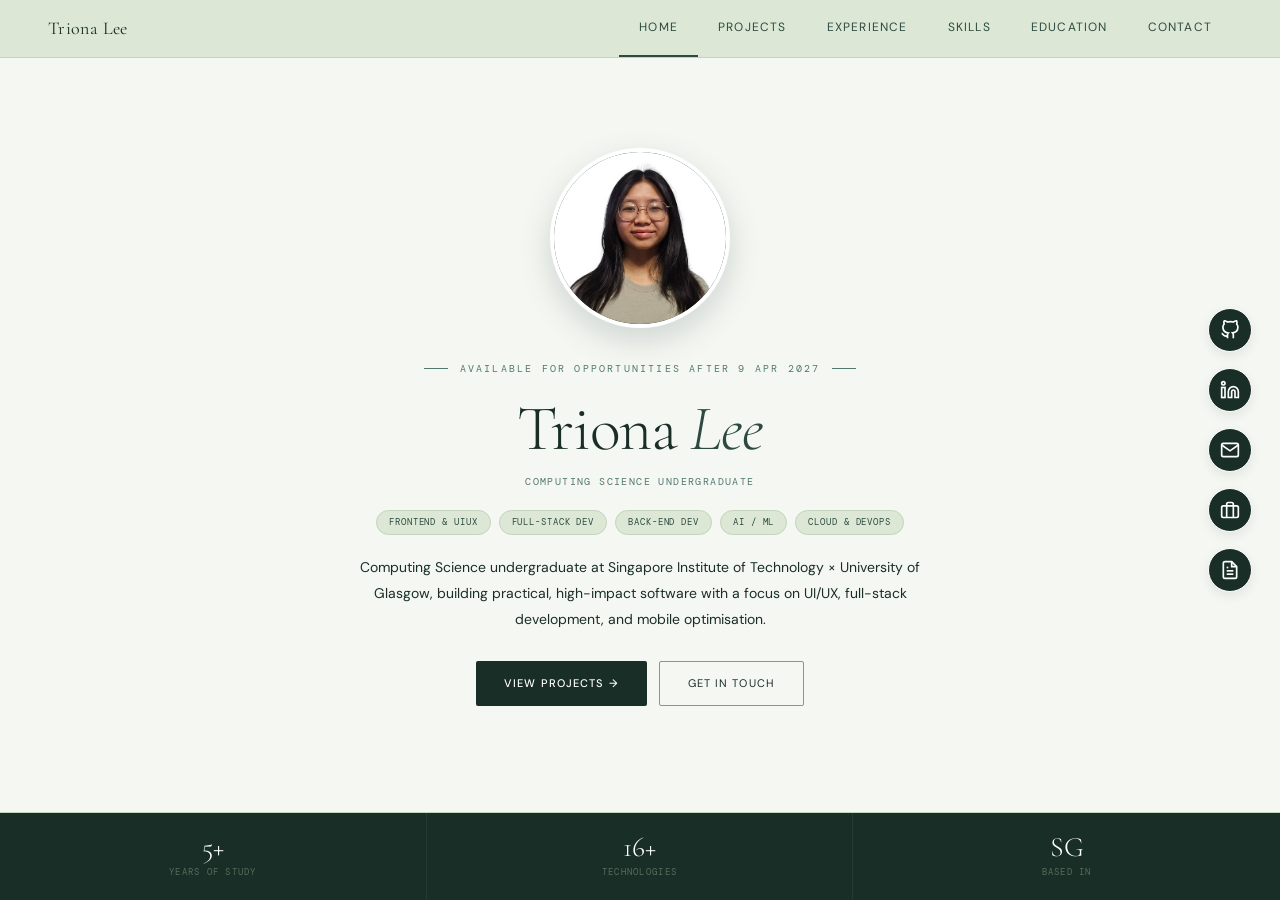
<file: index.html>
<!DOCTYPE html>
<html lang="en">
<head>
<meta charset="UTF-8">
<meta name="viewport" content="width=device-width, initial-scale=1.0">
<title>Triona Lee</title>
<meta name="description" content="Triona Lee — Computing Science undergraduate at SIT × UofG. Projects in full-stack, AI/ML, cloud, and mobile development. Based in Singapore.">
<meta property="og:title" content="Triona Lee — Computing Science Portfolio">
<meta property="og:description" content="Computing Science undergraduate at SIT × UofG. Projects in full-stack, AI/ML, cloud, and mobile development.">
<meta property="og:image" content="assets/images/profile.jpg">
<meta property="og:type" content="website">
<link rel="preconnect" href="https://fonts.googleapis.com">
<link rel="icon" type="image/png" href="assets/images/favicon.png">
<link href="https://fonts.googleapis.com/css2?family=Cormorant+Garamond:ital,wght@0,300;0,400;0,600;1,300;1,400&family=DM+Sans:wght@300;400;500&family=DM+Mono:wght@400&display=swap" rel="stylesheet">
<link rel="stylesheet" href="assets/css/base.css">
<link rel="stylesheet" href="assets/css/home3.css">
</head>
<body>
<nav id="main-nav"></nav>

<main class="page page-standalone" id="page-home">

  <!-- Centered Hero -->
  <div class="hero-container">
    <div class="hero-photo-wrapper">
      <div class="hero-photo">
        <img src="assets/images/profile.jpg" alt="" id="hero-photo-img">
      </div>
    </div>
    
    <div class="hero-content">
      <div class="hero-eyebrow"></div>
      <h1 class="hero-name"></h1>
      <p class="hero-title"></p>
      <div class="hero-role-pills" id="hero-role-pills"></div>
      <p class="hero-bio"></p>
      
      <div class="hero-cta">
        <a class="btn-primary" href="projects.html">View Projects &rarr;</a>
        <a class="btn-outline" href="contact.html">Get in Touch</a>
      </div>
    </div>
  </div>

  <!-- Floating Action Links -->
  <div class="floating-links" id="floating-links"></div>

  <!-- Stats Bar -->
  <div class="hero-stats-bar" id="hero-stats-bar"></div>

</main>

<noscript><p style="font-family:sans-serif;text-align:center;padding:40px">Please enable JavaScript to view this portfolio.</p></noscript>
<script src="assets/js/data.js"></script>
<script src="assets/js/data-projects.js"></script>
<script src="assets/js/render-home.js"></script>
<script src="assets/js/nav-bar.js"></script>
</body>
</html>
</file>
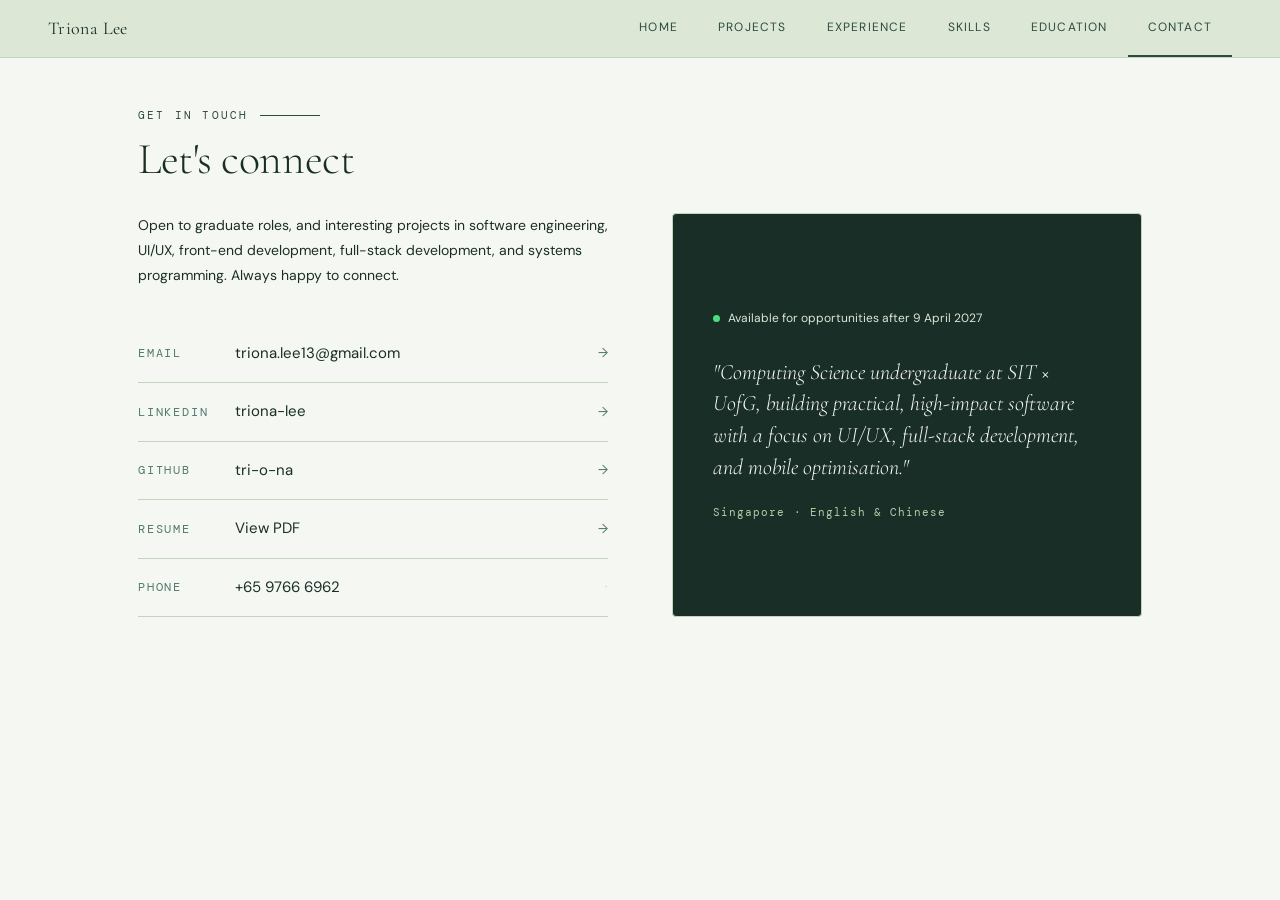
<file: contact.html>
<!DOCTYPE html>
<html lang="en">
<head>
<meta charset="UTF-8">
<meta name="viewport" content="width=device-width, initial-scale=1.0">
<title>Contact | Triona Lee</title>
<meta name="description" content="Get in touch with Triona Lee — open to graduate roles, and software engineering projects. Based in Singapore.">
<meta property="og:title" content="Contact — Triona Lee">
<meta property="og:description" content="Get in touch with Triona Lee — open to graduate roles, and software engineering projects. Based in Singapore.">
<meta property="og:image" content="assets/images/profile.jpg">
<meta property="og:type" content="website">
<link rel="preconnect" href="https://fonts.googleapis.com">
<link rel="icon" type="image/png" href="assets/images/favicon.png">
<link href="https://fonts.googleapis.com/css2?family=Cormorant+Garamond:ital,wght@0,300;0,400;0,600;1,300;1,400&family=DM+Sans:wght@300;400;500&family=DM+Mono:wght@400&display=swap" rel="stylesheet">
<link rel="stylesheet" href="assets/css/base.css">
<link rel="stylesheet" href="assets/css/contact.css">
</head>
<body>
<nav id="main-nav"></nav>

<main class="page page-standalone" id="page-contact">
  <div class="inner-page">
    <div class="section-label">Get in Touch</div>
    <h1 class="section-title">Let's connect</h1>
    <div class="contact-grid">
      <div>
        <p class="contact-intro">Open to graduate roles, and interesting projects in software engineering, UI/UX, front-end development, full-stack development, and systems programming. Always happy to connect.</p>
        <div class="contact-items"></div>
      </div>
      <div class="contact-right">
        <div class="contact-availability">
          <span class="availability-dot"></span>
          Available for opportunities after 9 April 2027
        </div>
        <div class="contact-quote"></div>
        <div class="contact-location"></div>
      </div>
    </div>
  </div>
</main>

<noscript><p style="font-family:sans-serif;text-align:center;padding:40px">Please enable JavaScript to view this portfolio.</p></noscript>
<script src="assets/js/data.js"></script>
<script src="assets/js/render-contact.js"></script>
<script src="assets/js/nav-bar.js"></script>
</body>
</html>
</file>
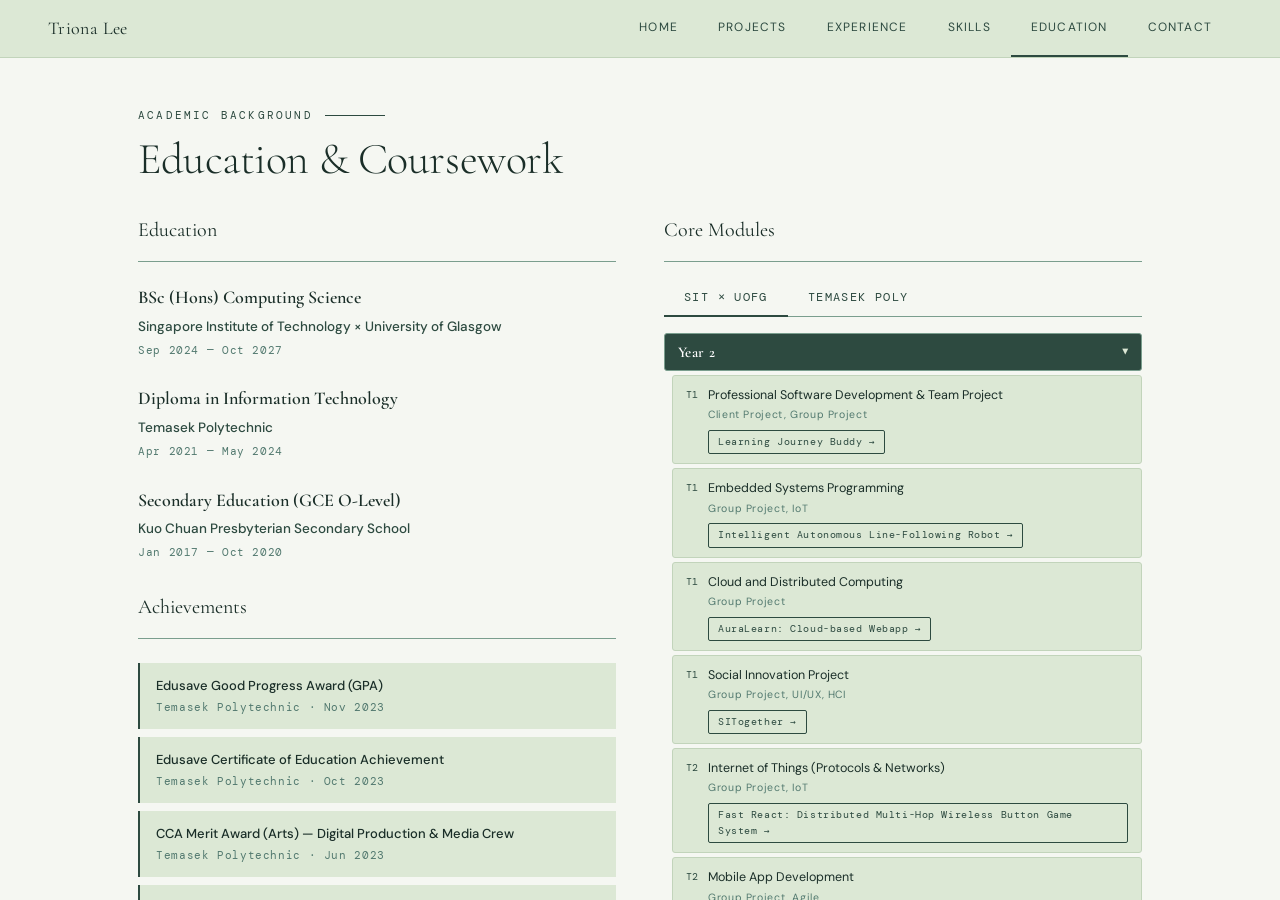
<file: education.html>
<!DOCTYPE html>
<html lang="en">
<head>
<meta charset="UTF-8">
<meta name="viewport" content="width=device-width, initial-scale=1.0">
<title>Education | Triona Lee</title>
<meta name="description" content="Triona Lee's education — BSc Computing Science at SIT × UofG, Diploma in IT from Temasek Polytechnic, achievements, certifications, and coursework.">
<meta property="og:title" content="Education — Triona Lee">
<meta property="og:description" content="Triona Lee's education — BSc Computing Science at SIT × UofG, Diploma in IT from Temasek Polytechnic, and more.">
<meta property="og:image" content="assets/images/profile.jpg">
<meta property="og:type" content="website">
<link rel="preconnect" href="https://fonts.googleapis.com">
<link rel="icon" type="image/png" href="assets/images/favicon.png">
<link href="https://fonts.googleapis.com/css2?family=Cormorant+Garamond:ital,wght@0,300;0,400;0,600;1,300;1,400&family=DM+Sans:wght@300;400;500&family=DM+Mono:wght@400&display=swap" rel="stylesheet">
<link rel="stylesheet" href="assets/css/base.css">
<link rel="stylesheet" href="assets/css/education.css">
</head>
<body>
<nav id="main-nav"></nav>

<main class="page page-standalone" id="page-education">
  <div class="inner-page">
    <div class="section-label">Academic Background</div>
    <h1 class="section-title">Education &amp; Coursework</h1>
    <div class="edu-grid">

      <!-- LEFT: degrees, achievements, certs (filled by render-education.js) -->
      <div>
        <div class="edu-section-title">Education</div>
        <div class="edu-entries"></div>

        <div class="edu-section-title edu-section-title--spaced">Achievements</div>
        <div class="cert-list achievements-list"></div>

        <div class="edu-section-title edu-section-title--spaced">Certifications</div>
        <div class="cert-list certifications-list"></div>
      </div>

      <!-- RIGHT: module tabs + accordions (structure fixed, content filled by render-education.js) -->
      <div>
        <div class="edu-section-title">Core Modules</div>

        <div class="module-tabs">
          <button class="module-tab-btn active" data-tab="sit">SIT × UofG</button>
          <button class="module-tab-btn" data-tab="tp">Temasek Poly</button>
        </div>

        <div class="module-panel active" id="panel-sit">
          <div class="year-group">
            <button class="year-toggle open">Year 2 <span class="chevron">▲</span></button>
            <div class="year-courses open" id="sit-y2-courses"></div>
          </div>
          <div class="year-group">
            <button class="year-toggle">Year 1 <span class="chevron">▲</span></button>
            <div class="year-courses" id="sit-y1-courses"></div>
          </div>
        </div>

        <div class="module-panel" id="panel-tp">
          <div class="year-group">
            <button class="year-toggle open">Internship — DBS Bank <span class="chevron">▲</span></button>
            <div class="year-courses open" id="tp-intern-courses"></div>
          </div>
          <div class="year-group">
            <button class="year-toggle">Year 2 <span class="chevron">▲</span></button>
            <div class="year-courses" id="tp-y2-courses"></div>
          </div>
          <div class="year-group">
            <button class="year-toggle">Year 1 <span class="chevron">▲</span></button>
            <div class="year-courses" id="tp-y1-courses"></div>
          </div>
        </div>
      </div>

    </div>
  </div>
</main>

<noscript><p style="font-family:sans-serif;text-align:center;padding:40px">Please enable JavaScript to view this portfolio.</p></noscript>
<script>
  document.querySelectorAll('.module-tab-btn').forEach(btn => {
    btn.addEventListener('click', () => {
      document.querySelectorAll('.module-tab-btn').forEach(b => b.classList.remove('active'));
      document.querySelectorAll('.module-panel').forEach(p => p.classList.remove('active'));
      btn.classList.add('active');
      document.getElementById('panel-' + btn.dataset.tab).classList.add('active');
    });
  });
  document.querySelectorAll('.year-toggle').forEach(btn => {
    btn.addEventListener('click', () => {
      const courses = btn.nextElementSibling;
      const isOpen = courses.classList.contains('open');
      btn.classList.toggle('open', !isOpen);
      courses.classList.toggle('open', !isOpen);
    });
  });
</script>
<script src="assets/js/data.js"></script>
<script src="assets/js/data-projects.js"></script>
<script src="assets/js/render-education.js"></script>
<script src="assets/js/nav-bar.js"></script>
</body>
</html>
</file>
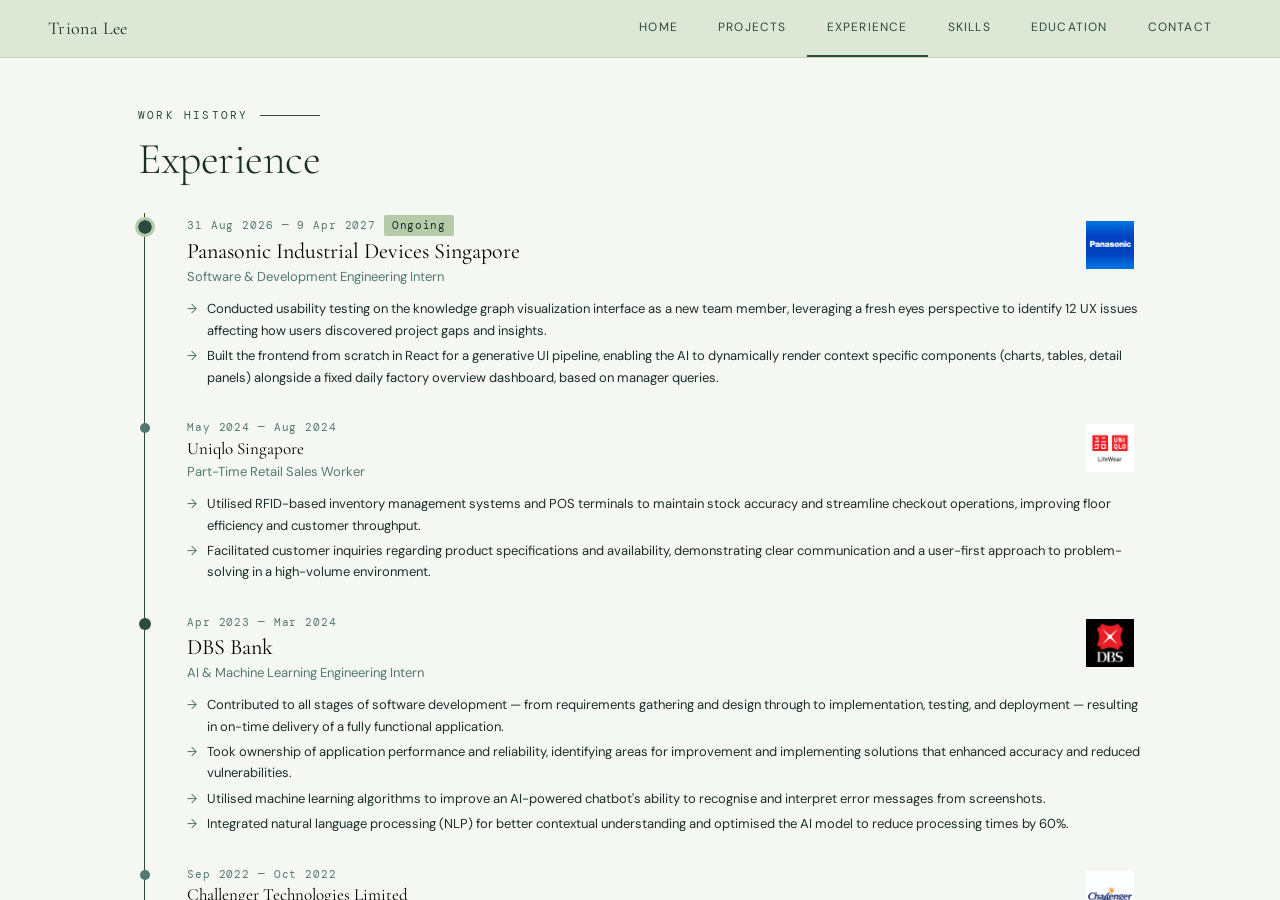
<file: experience.html>
<!DOCTYPE html>
<html lang="en">
<head>
<meta charset="UTF-8">
<meta name="viewport" content="width=device-width, initial-scale=1.0">
<title>Experience | Triona Lee</title>
<meta name="description" content="Triona Lee's work experience — AI & Machine Learning Engineering Intern at DBS Bank, and retail roles at Uniqlo, Challenger Technologies, and Bata.">
<meta property="og:title" content="Experience — Triona Lee">
<meta property="og:description" content="Triona Lee's work experience — AI & Machine Learning Engineering Intern at DBS Bank and more.">
<meta property="og:image" content="assets/images/profile.jpg">
<meta property="og:type" content="website">
<link rel="preconnect" href="https://fonts.googleapis.com">
<link rel="icon" type="image/png" href="assets/images/favicon.png">
<link href="https://fonts.googleapis.com/css2?family=Cormorant+Garamond:ital,wght@0,300;0,400;0,600;1,300;1,400&family=DM+Sans:wght@300;400;500&family=DM+Mono:wght@400&display=swap" rel="stylesheet">
<link rel="stylesheet" href="assets/css/base.css">
<link rel="stylesheet" href="assets/css/experience.css">
</head>
<body>
<nav id="main-nav"></nav>

<main class="page page-standalone" id="page-experience">
  <div class="inner-page">
    <div class="section-label">Work History</div>
    <h1 class="section-title">Experience</h1>
    <!-- Timeline injected here -->
    <ol class="timeline" id="exp-timeline"></ol>
  </div>
</main>

<noscript><p style="font-family:sans-serif;text-align:center;padding:40px">Please enable JavaScript to view this portfolio.</p></noscript>
<script src="assets/js/data.js"></script>
<script src="assets/js/render-experience.js"></script>
<script src="assets/js/nav-bar.js"></script>
</body>
</html>
</file>
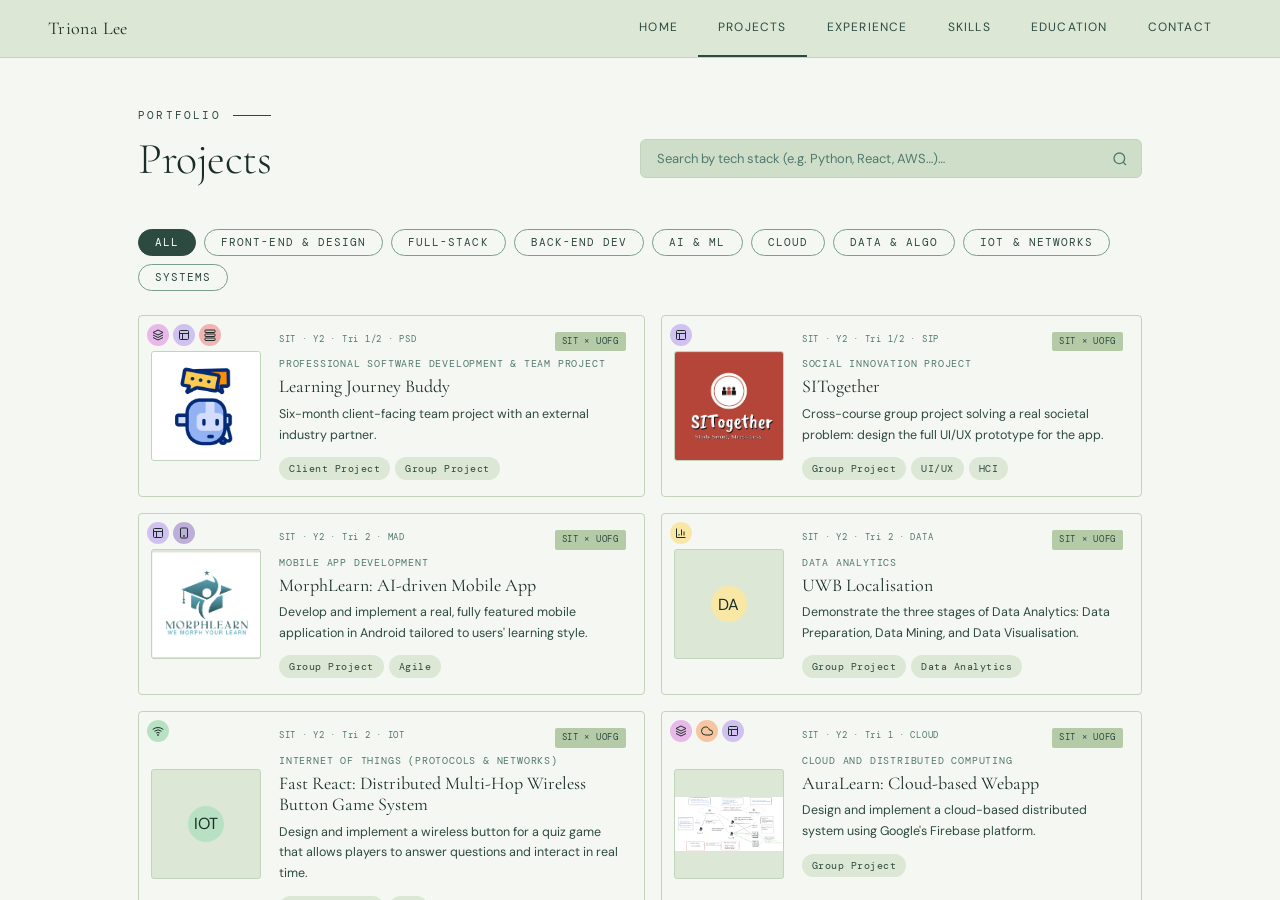
<file: projects.html>
<!DOCTYPE html>
<html lang="en">
<head>
<meta charset="UTF-8">
<meta name="viewport" content="width=device-width, initial-scale=1.0">
<title>Projects | Triona Lee</title>
<meta name="description" content="Triona Lee's projects — full-stack web apps, AI/ML systems, cloud infrastructure, mobile apps, IoT, and more.">
<meta property="og:title" content="Projects — Triona Lee">
<meta property="og:description" content="Triona Lee's projects — full-stack web apps, AI/ML systems, cloud infrastructure, mobile apps, IoT, and more.">
<meta property="og:image" content="assets/images/profile.jpg">
<meta property="og:type" content="website">
<link rel="preconnect" href="https://fonts.googleapis.com">
<link rel="icon" type="image/png" href="assets/images/favicon.png">
<link href="https://fonts.googleapis.com/css2?family=Cormorant+Garamond:ital,wght@0,300;0,400;0,600;1,300;1,400&family=DM+Sans:wght@300;400;500&family=DM+Mono:wght@400&display=swap" rel="stylesheet">
<link rel="stylesheet" href="assets/css/base.css">
<link rel="stylesheet" href="assets/css/projects.css">
</head>
<body>
<nav id="main-nav"></nav>

<main class="page page-standalone" id="page-projects">
  <div class="inner-page">
    <div class="projects-header-row">
      <div>
        <div class="section-label">Portfolio</div>
        <h1 class="section-title">Projects</h1>
      </div>
      <!-- Tech stack search -->
      <div class="proj-search-wrap">
        <input type="search" id="proj-tech-search" class="proj-tech-search"
          placeholder="Search by tech stack (e.g. Python, React, AWS…)…" autocomplete="off" spellcheck="false">
        <button class="search-icon-btn" id="proj-search-btn" type="button">
          <svg viewBox="0 0 24 24" fill="none" stroke="currentColor" stroke-width="2">
            <circle cx="11" cy="11" r="8"></circle>
            <line x1="21" y1="21" x2="16.65" y2="16.65"></line>
          </svg>
        </button>
      </div>
    </div>

    <!-- Mobile filter dropdown (custom) -->
    <div class="proj-filter-select-wrap" id="proj-filter-select-wrap">
      <button class="proj-custom-select" id="proj-custom-select" aria-haspopup="listbox" aria-expanded="false">
        <span class="pcs-dot pcs-dot-all"></span>
        <span class="pcs-label" id="pcs-label">All</span>
        <svg class="pcs-arrow" width="11" height="7" viewBox="0 0 11 7" fill="none"><path d="M1 1l4.5 4.5L10 1" stroke="currentColor" stroke-width="1.5" stroke-linecap="round"/></svg>
      </button>
      <ul class="pcs-dropdown" id="pcs-dropdown" role="listbox">
        <li class="pcs-option" data-filter="all"><span class="pcs-dot pcs-dot-all"></span>All</li>
        <li class="pcs-option" data-filter="design"><span class="pcs-dot pcs-dot-design"><svg viewBox="0 0 24 24" fill="none" stroke="currentColor" stroke-width="2"><rect x="3" y="3" width="18" height="18" rx="2"/><path d="M3 9h18"/><path d="M9 21V9"/></svg></span>Front-End &amp; Design</li>
        <li class="pcs-option" data-filter="fullstack"><span class="pcs-dot pcs-dot-fullstack"><svg viewBox="0 0 24 24" fill="none" stroke="currentColor" stroke-width="2"><path d="M12 2L2 7l10 5 10-5-10-5z"/><path d="M2 17l10 5 10-5"/><path d="M2 12l10 5 10-5"/></svg></span>Full-Stack</li>
        <li class="pcs-option" data-filter="backend"><span class="pcs-dot pcs-dot-backend"><svg viewBox="0 0 24 24" fill="none" stroke="currentColor" stroke-width="2"><rect x="2" y="2" width="20" height="5" rx="1"/><rect x="2" y="10" width="20" height="5" rx="1"/><rect x="2" y="18" width="20" height="5" rx="1"/><line x1="6" y1="4.5" x2="6.01" y2="4.5"/><line x1="6" y1="12.5" x2="6.01" y2="12.5"/><line x1="6" y1="20.5" x2="6.01" y2="20.5"/></svg></span>Back-End Dev</li>
        <li class="pcs-option" data-filter="ai"><span class="pcs-dot pcs-dot-ai"><img src="assets/icons/icons8-robot-100.png" alt="AI" style="width: 12px; height: 12px; object-fit: contain;"></span>AI &amp; ML</li>
        <li class="pcs-option" data-filter="cloud"><span class="pcs-dot pcs-dot-cloud"><svg viewBox="0 0 24 24" fill="none" stroke="currentColor" stroke-width="2"><path d="M18 10h-1.26A8 8 0 109 20h9a5 5 0 000-10z"/></svg></span>Cloud</li>
        <li class="pcs-option" data-filter="data"><span class="pcs-dot pcs-dot-data"><svg viewBox="0 0 24 24" fill="none" stroke="currentColor" stroke-width="2"><path d="M3 3v18h18"/><path d="M18 17V9"/><path d="M13 17V5"/><path d="M8 17v-3"/></svg></span>Data &amp; Algo</li>
        <li class="pcs-option" data-filter="iot"><span class="pcs-dot pcs-dot-iot"><svg viewBox="0 0 24 24" fill="none" stroke="currentColor" stroke-width="2"><path d="M5 12.55a11 11 0 0114.08 0"/><path d="M1.42 9a16 16 0 0121.16 0"/><path d="M8.53 16.11a6 6 0 016.95 0"/><circle cx="12" cy="20" r="1"/></svg></span>IoT &amp; Networks</li>
        <li class="pcs-option" data-filter="systems"><span class="pcs-dot pcs-dot-systems"><svg viewBox="0 0 24 24" fill="none" stroke="currentColor" stroke-width="2"><ellipse cx="12" cy="5" rx="9" ry="3"/><path d="M21 12c0 1.66-4 3-9 3s-9-1.34-9-3"/><path d="M3 5v14c0 1.66 4 3 9 3s9-1.34 9-3V5"/></svg></span>Systems</li>
      </ul>
    </div>

    <!-- Icon-type filter pills -->
    <div class="proj-filter-bar">
      <button class="proj-filter-btn active" data-filter="all">All</button>
      <button class="proj-filter-btn" data-filter="design">Front-End &amp; Design</button>
      <button class="proj-filter-btn" data-filter="fullstack">Full-Stack</button>
      <button class="proj-filter-btn" data-filter="backend">Back-End Dev</button>
      <button class="proj-filter-btn" data-filter="ai">AI &amp; ML</button>
      <button class="proj-filter-btn" data-filter="cloud">Cloud</button>
      <button class="proj-filter-btn" data-filter="data">Data &amp; Algo</button>
      <button class="proj-filter-btn" data-filter="iot">IoT &amp; Networks</button>
      <button class="proj-filter-btn" data-filter="systems">Systems</button>
    </div>

    <!-- Cards injected here by render-projects.js, grouped by icon -->
    <div id="projects-grid"></div>
  </div>
</main>

<noscript><p style="font-family:sans-serif;text-align:center;padding:40px">Please enable JavaScript to view this portfolio.</p></noscript>
<script src="assets/js/data-projects.js"></script>
<script src="assets/js/render-projects.js"></script>
<script src="assets/js/nav-bar.js"></script>
</body>
</html>
</file>
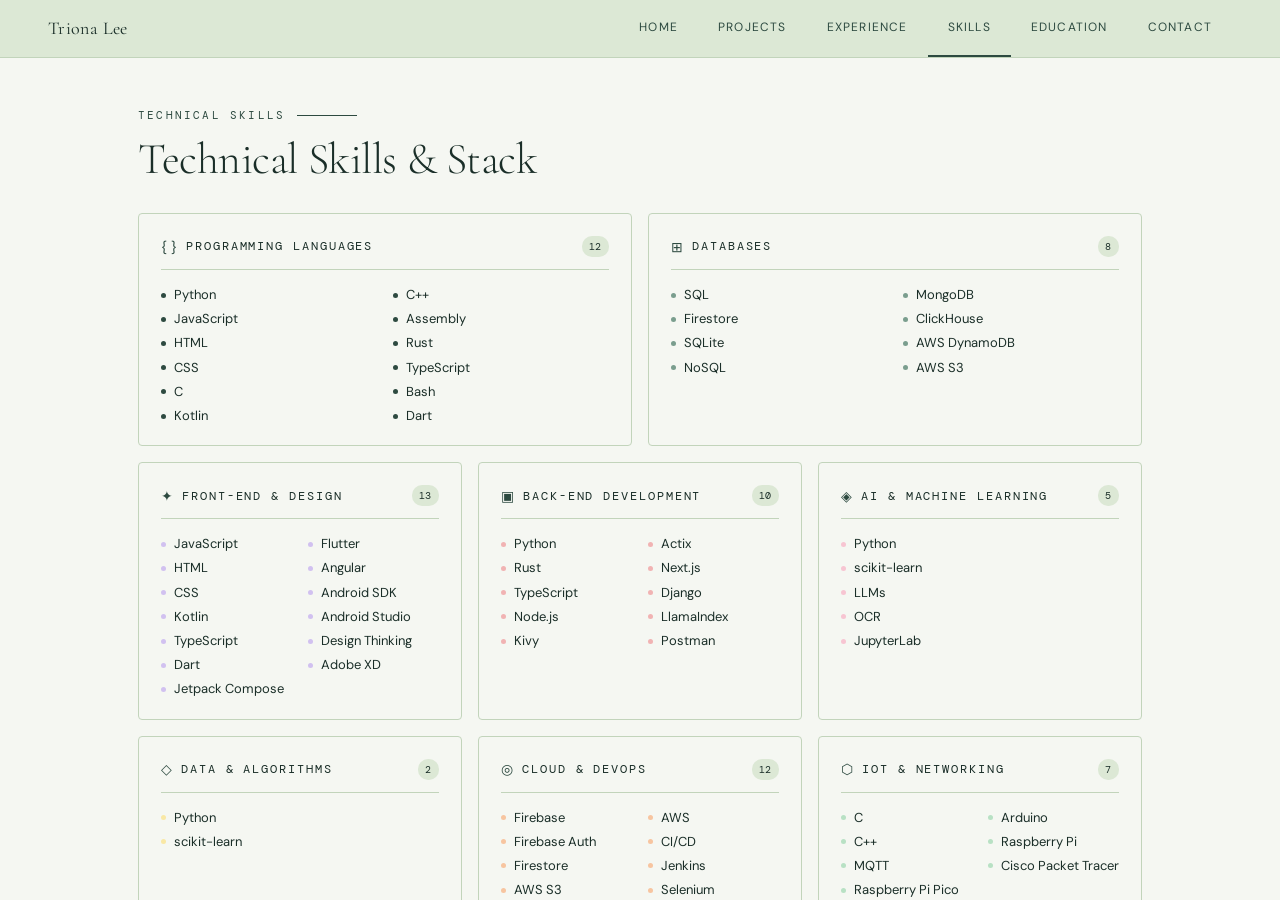
<file: skills.html>
<!DOCTYPE html>
<html lang="en">
<head>
<meta charset="UTF-8">
<meta name="viewport" content="width=device-width, initial-scale=1.0">
<title>Skills | Triona Lee</title>
<meta name="description" content="Triona Lee's technical skills — programming languages, frameworks, cloud tools, AI/ML, IoT, databases, and more.">
<meta property="og:title" content="Skills — Triona Lee">
<meta property="og:description" content="Triona Lee's technical skills — programming languages, frameworks, cloud tools, AI/ML, IoT, databases, and more.">
<meta property="og:image" content="assets/images/profile.jpg">
<meta property="og:type" content="website">
<link rel="preconnect" href="https://fonts.googleapis.com">
<link rel="icon" type="image/png" href="assets/images/favicon.png">
<link href="https://fonts.googleapis.com/css2?family=Cormorant+Garamond:ital,wght@0,300;0,400;0,600;1,300;1,400&family=DM+Sans:wght@300;400;500&family=DM+Mono:wght@400&display=swap" rel="stylesheet">
<link rel="stylesheet" href="assets/css/base.css">
<link rel="stylesheet" href="assets/css/skills.css">
</head>
<body>
<nav id="main-nav"></nav>

<main class="page page-standalone" id="page-skills">
  <div class="inner-page">
    <div class="section-label">Technical Skills</div>
    <h1 class="section-title">Technical Skills &amp; Stack</h1>
    <!-- skill groups injected here by render-skills.js -->
    <div class="skills-grid"></div>
  </div>
</main>

<noscript><p style="font-family:sans-serif;text-align:center;padding:40px">Please enable JavaScript to view this portfolio.</p></noscript>
<script src="assets/js/data-projects.js"></script>
<script src="assets/js/render-skills.js"></script>
<script src="assets/js/nav-bar.js"></script>
</body>
</html>
</file>
<file: assets/css/base.css>
:root {
  /* ── Core surfaces ───────────────────────────────────────────── */
  --cream: #dce8d5;           /* richer sage — card/panel backgrounds */
  --warm-white: #f5f7f2;      /* crisp white with subtle green tint — page background */
 
  /* ── Ink / Borders  ──────────────────────────────────────────────── */
  --ink: #000;             
  --border: #c2d4bb;          /* sage mist — slightly richer */
 
  /* ── Extended palette (used in component CSS) ────────────────── */
  --forest-deep: #1a2e28;     /* darkest — hover states, hero right panel */
  --forest-mid: #2d4a40;      /* primary accent alias */
  --forest-light: #52796f;    /* secondary accent alias */
  --stone: #7a9e8e;           /* icons, tags, neutral mid-green */
  --leaf: #b5cba8;            /* highlight backgrounds */
  --dark-cream: #CFDEC8;      /* darker cream for borders */

  /* ── Pastel Rainbow ────────────────────────────────────── */
  --pastelpurple: #d1c1f0; 
  --pastelred:    #f1b3b3;
  --pastelpink:   #f7c5d2;
  --pastelorange: #f7c5a0;
  --pastelyellow: #f9e8a5; 
  --pastelgreen:  #b8e1c4; 
  --pastelblue:   #b0d7f5; 
  --pastelmauve:  #e8b8e8;

  /* ── Typography ──────────────────────────────────────────────── */
  --serif: 'Cormorant Garamond', Georgia, serif;
  --sans: 'DM Sans', sans-serif;
  --mono: 'DM Mono', monospace;
}

*,
*::before,
*::after {
  box-sizing: border-box;
  margin: 0;
  padding: 0;
}

body {
  display: flex;
  flex-direction: column;
  height: 100vh;
  overflow: hidden;
  background: var(--warm-white);
  color: var(--forest-deep);
  font-family: var(--sans);
  font-size: 15px;
  line-height: 1.7;
  -webkit-font-smoothing: antialiased;
}

/* Home page needs to scroll — unlock body */
body:has(#page-home) {
  height: auto;
  min-height: 100vh;
  overflow-y: auto;
}

nav {
  z-index: 100;
  display: flex;
  align-items: center;
  justify-content: space-between;
  flex-shrink: 0;
  height: 58px;
  padding: 0 48px;
  border-bottom: 1px solid var(--border);
  background: var(--cream);
  backdrop-filter: blur(12px);
}

.nav-logo {
  display: inline-flex;
  align-items: center;
  padding: 0;
  border: 0;
  background: none;
  color: var(--forest-deep);
  cursor: pointer;
  font-family: var(--serif);
  font-size: 18px;
  font-weight: 400;
  letter-spacing: 0.02em;
  text-decoration: none;
}

.nav-tabs {
  display: flex;
  gap: 0;
  height: 100%;
  list-style: none;
}

.nav-tabs li {
  display: flex;
  align-items: center;
  height: 100%;
}

.nav-tabs a,
.nav-tabs button {
  display: flex;
  align-items: center;
  height: 100%;
  padding: 0 20px;
  border: 0;
  border-bottom: 2px solid transparent;
  background: none;
  color: var(--forest-mid);
  cursor: pointer;
  font-family: var(--sans);
  font-size: 12px;
  font-weight: 400;
  letter-spacing: 0.1em;
  text-decoration: none;
  text-transform: uppercase;
  transition: color 0.2s, border-color 0.2s;
}

.nav-tabs a:hover,
.nav-tabs button:hover {
  color: var(--forest-light);
}

.nav-tabs a.active,
.nav-tabs button.active {
  color: var(--forest-mid);
  border-bottom-color: var(--forest-mid);
}

.pages {
  position: relative;
  flex: 1;
  overflow: hidden;
}

.page {
  position: absolute;
  inset: 0;
  overflow-y: auto;
  opacity: 0;
  pointer-events: none;
  transform: translateY(10px);
  transition: opacity 0.35s ease, transform 0.35s ease;
}

.page.active {
  opacity: 1;
  pointer-events: all;
  transform: translateY(0);
}

.page-standalone {
  position: relative;
  inset: auto;
  flex: 1;
  min-height: 0;
  overflow-y: auto;
  opacity: 1;
  pointer-events: all;
  transform: none;
  transition: none;
}

.inner-page {
  max-width: 1100px;
  margin: 0 auto;
  padding: 48px;
}

.section-label {
  display: flex;
  align-items: center;
  gap: 12px;
  margin-bottom: 10px;
  color: var(--forest-mid);
  font-family: var(--mono);
  font-size: 11px;
  letter-spacing: 0.2em;
  text-transform: uppercase;
}

.section-label::after {
  content: '';
  flex: 1;
  max-width: 60px;
  height: 1px;
  background: var(--forest-mid);
}

.section-title {
  margin-bottom: 30px;
  color: var(--forest-deep);
  font-family: var(--serif);
  font-size: clamp(30px, 3.5vw, 44px);
  font-weight: 300;
  letter-spacing: -0.01em;
  line-height: 1.1;
}

.page::-webkit-scrollbar {
  width: 4px;
}

.page::-webkit-scrollbar-track {
  background: transparent;
}

.page::-webkit-scrollbar-thumb {
  border-radius: 2px;
  background: var(--stone);
}

@media (max-width: 900px) {
  nav {
    gap: 16px;
    padding: 0 20px;
  }

  .nav-tabs {
    overflow-x: auto;
  }

  .nav-tabs a,
  .nav-tabs button {
    padding: 0 12px;
    white-space: nowrap;
  }

  .inner-page {
    padding: 32px 20px;
  }
}
/* ── Mobile nav hamburger ─────────────────────────────────────── */
.nav-hamburger {
  display: none;
  flex-direction: column;
  justify-content: center;
  gap: 5px;
  width: 36px;
  height: 36px;
  padding: 4px;
  border: none;
  background: none;
  cursor: pointer;
  flex-shrink: 0;
}

.nav-hamburger span {
  display: block;
  width: 22px;
  height: 2px;
  background: var(--forest-deep);
  border-radius: 2px;
  transition: transform 0.25s, opacity 0.2s;
  transform-origin: center;
}

/* Animate to X when open */
.nav-hamburger.open span:nth-child(1) { transform: translateY(7px) rotate(45deg); }
.nav-hamburger.open span:nth-child(2) { opacity: 0; }
.nav-hamburger.open span:nth-child(3) { transform: translateY(-7px) rotate(-45deg); }

/* Mobile dropdown menu */
.nav-mobile-menu {
  display: none;
  position: fixed;
  top: 58px;
  left: 0;
  right: 0;
  background: var(--cream);
  border-bottom: 1px solid var(--border);
  z-index: 99;
  flex-direction: column;
  padding: 8px 0 16px;
  box-shadow: 0 8px 24px rgba(47, 62, 70, 0.1);
}

.nav-mobile-menu.open { display: flex; }

.nav-mobile-menu a {
  padding: 12px 24px;
  color: var(--forest-mid);
  font-family: var(--sans);
  font-size: 13px;
  font-weight: 400;
  letter-spacing: 0.1em;
  text-decoration: none;
  text-transform: uppercase;
  transition: color 0.2s, background 0.2s;
}

.nav-mobile-menu a:hover,
.nav-mobile-menu a.active {
  color: var(--forest-mid);
  background: rgba(53, 79, 82, 0.06);
}

@media (max-width: 900px) {
  .nav-hamburger { display: flex; }
  .nav-tabs { display: none; }
}
</file>
<file: assets/css/home3.css>
/* ── Home 3: Minimalist Centered Hero with Animations ───────────
   Centered layout with floating action links
   Smooth fade-in animations
   Bottom stats bar
──────────────────────────────────────────────────────────────── */

#page-home {
  display: flex;
  flex-direction: column;
  min-height: calc(100vh - 58px);
  background: var(--warm-white);
  position: relative;
}

/* ── Hero Container (Centered) ─────────────────────────────────── */
.hero-container {
  flex: 1;
  display: flex;
  flex-direction: column;
  align-items: center;
  justify-content: center;
  padding: 30px 28px;
  text-align: center;
  position: relative;
}

/* ── Hero Photo ───────────────────────────────────────────────── */
.hero-photo-wrapper {
  margin-bottom: 32px;
  opacity: 0;
  animation: scaleIn 1s ease forwards;
}

@keyframes scaleIn {
  from {
    opacity: 0;
    transform: scale(0.9);
  }
  to {
    opacity: 1;
    transform: scale(1);
  }
}

.hero-photo {
  width: 180px;
  height: 180px;
  border-radius: 50%;
  overflow: hidden;
  background: var(--forest-mid);
  box-shadow: 0 12px 32px rgba(53, 79, 82, 0.2);
  border: 4px solid #fff;
}

.hero-photo img {
  width: 100%;
  height: 100%;
  object-fit: cover;
  object-position: center top;
}

/* ── Hero Content ─────────────────────────────────────────────── */
.hero-content {
  max-width: 600px;
  opacity: 0;
  animation: fadeInUp 0.8s ease 0.3s forwards;
}

@keyframes fadeInUp {
  from {
    opacity: 0;
    transform: translateY(20px);
  }
  to {
    opacity: 1;
    transform: translateY(0);
  }
}

/* ── Eyebrow ─────────────────────────────────────────────────── */
.hero-eyebrow {
  display: flex;
  align-items: center;
  justify-content: center;
  gap: 12px;
  margin-bottom: 20px;
  color: var(--forest-light);
  font-family: var(--mono);
  font-size: 10px;
  letter-spacing: 0.22em;
  text-transform: uppercase;
}

.hero-eyebrow::before,
.hero-eyebrow::after {
  content: '';
  display: inline-block;
  width: 24px;
  height: 1px;
  background: var(--forest-light);
  flex-shrink: 0;
}

/* ── Name ────────────────────────────────────────────────────── */
.hero-name {
  margin-bottom: 12px;
  color: var(--forest-deep);
  font-family: var(--serif);
  font-size: clamp(42px, 5vw, 64px);
  font-weight: 300;
  letter-spacing: -0.02em;
  line-height: 1;
  white-space: nowrap;
}

.hero-name br {
  display: none;
}

.hero-name br + em::before {
  content: " ";
}

.hero-name em {
  font-style: italic;
  color: var(--forest-mid);
}

/* ── Title ───────────────────────────────────────────────────── */
.hero-title {
  margin-bottom: 20px;
  color: var(--forest-light);
  font-family: var(--mono);
  font-size: 10px;
  letter-spacing: 0.14em;
  text-transform: uppercase;
}

/* ── Role Pills ───────────────────────────────────────────────── */
.hero-role-pills {
  display: flex;
  flex-wrap: wrap;
  justify-content: center;
  gap: 8px;
  margin-bottom: 20px;
}

.hero-role-pill {
  padding: 4px 12px;
  border: 1px solid var(--border);
  border-radius: 20px;
  background: var(--cream);
  color: var(--forest-mid);
  font-family: var(--mono);
  font-size: 9px;
  letter-spacing: 0.1em;
  text-transform: uppercase;
  text-decoration: none;
  cursor: pointer;
  transition: all 0.2s ease;
}

.hero-role-pill:hover {
  background: var(--leaf);
  color: var(--forest-deep);
  border-color: var(--forest-mid);
}

/* ── Bio ─────────────────────────────────────────────────────── */
.hero-bio {
  margin-bottom: 28px;
  color: var(--forest-deep);
  font-size: 14px;
  line-height: 1.85;
}

/* ── CTA Buttons ─────────────────────────────────────────────── */
.hero-cta {
  display: flex;
  justify-content: center;
  flex-wrap: wrap;
  gap: 12px;
  margin-bottom: 16px;
}

.btn-primary,
.btn-outline {
  display: inline-flex;
  align-items: center;
  gap: 8px;
  padding: 12px 28px;
  border-radius: 2px;
  font-family: var(--sans);
  font-size: 11px;
  font-weight: 500;
  letter-spacing: 0.1em;
  text-decoration: none;
  text-transform: uppercase;
  transition: all 0.3s ease;
}

.btn-primary {
  border: none;
  background: var(--forest-deep);
  color: #fff;
}

.btn-primary:hover {
  background: var(--forest-light);
  transform: translateY(-2px);
  box-shadow: 0 6px 20px rgba(53, 79, 82, 0.25);
}

.btn-outline {
  border: 1px solid var(--stone);
  background: transparent;
  color: var(--forest-deep);
  font-weight: 400;
}

.btn-outline:hover {
  border-color: var(--forest-mid);
  color: var(--forest-mid);
  transform: translateY(-2px);
}

/* ── Floating Links ────────────────────────────────────────────── */
.floating-links {
  position: fixed;
  right: 28px;
  top: 50%;
  transform: translateY(-50%);
  display: flex;
  flex-direction: column;
  gap: 16px;
  z-index: 10;
}

.floating-link {
  width: 44px;
  height: 44px;
  border-radius: 50%;
  background: var(--forest-deep);
  border: 1px solid #fff;
  display: flex;
  align-items: center;
  justify-content: center;
  color: #fff;
  text-decoration: none;
  transition: all 0.3s ease;
  box-shadow: 0 4px 12px rgba(0, 0, 0, 0.08);
  position: relative;
}

.floating-link::before {
  content: attr(title);
  position: absolute;
  right: 56px;
  top: 50%;
  transform: translateY(-50%);
  padding: 6px 12px;
  background: var(--forest-deep);
  color: #fff;
  font-family: var(--sans);
  font-size: 11px;
  font-weight: 500;
  white-space: nowrap;
  border-radius: 4px;
  opacity: 0;
  visibility: hidden;
  transition: all 0.2s ease;
  pointer-events: none;
}

.floating-link:hover::before {
  opacity: 1;
  visibility: visible;
}

.floating-link:hover {
  background: var(--forest-light);
  color: #fff;
  border-color: #fff;
  transform: scale(1.1);
}

.floating-link svg {
  width: 20px;
  height: 20px;
}

/* ── Stats Bar ───────────────────────────────────────────────── */
.hero-stats-bar {
  display: grid;
  grid-template-columns: repeat(3, 1fr);
  border-top: 1px solid var(--border);
  background: var(--forest-deep);
}

.hero-stat {
  padding: 20px 24px;
  text-align: center;
  border-right: 1px solid rgba(181,203,168,0.08);
}

.hero-stat:last-child {
  border-right: none;
}

.hero-stat-num {
  font-family: var(--serif);
  font-size: 28px;
  font-weight: 300;
  color: #fff;
  line-height: 1;
  margin-bottom: 4px;
}

.hero-stat-label {
  font-family: var(--mono);
  font-size: 9px;
  letter-spacing: 0.14em;
  text-transform: uppercase;
  color: rgba(181,203,168,0.4);
}

/* ── Responsive ──────────────────────────────────────────────── */
@media (max-width: 768px) {
  .hero-container {
    padding: 40px 20px;
  }

  .hero-photo {
    width: 140px;
    height: 140px;
  }

  .hero-name {
    font-size: 36px;
  }

  .hero-bio {
    font-size: 13px;
  }

  .floating-links {
    right: 16px;
    top: 80px;
    transform: none;
    gap: 12px;
  }

  .floating-link {
    width: 40px;
    height: 40px;
  }

  .hero-stats-bar {
    grid-template-columns: repeat(2, 1fr);
  }

  .hero-stat:nth-child(2) {
    border-right: none;
  }

  .hero-stat:nth-child(3) {
    border-top: 1px solid rgba(181,203,168,0.08);
    border-right: none;
    grid-column: 1 / -1;
  }
}
</file>
<file: assets/css/contact.css>
.contact-grid {
  display: grid;
  grid-template-columns: 1fr 1fr;
  gap: 64px;
}

.contact-intro {
  margin-bottom: 36px;
  color: var(--forest-deep);
  font-size: 14px;
  line-height: 1.8;
}

.contact-items {
  display: flex;
  flex-direction: column;
}

.contact-item {
  display: flex;
  align-items: center;
  justify-content: space-between;
  padding: 16px 0;
  border-bottom: 1px solid var(--border);
  text-decoration: none;
  transition: padding-right 0.2s;
}

.contact-item:hover {
  padding-right: 6px;
}

.contact-item-static {
  cursor: default;
}

.contact-item-static:hover {
  padding-right: 0;
}

.contact-label {
  width: 72px;
  color: var(--forest-light);
  font-family: var(--mono);
  font-size: 12px;
  letter-spacing: 0.15em;
  text-transform: uppercase;
  margin-right: 25px;
}

.contact-value {
  flex: 1;
  color: var(--forest-deep);
  font-size: 15px;
}

.contact-arrow {
  color: var(--forest-light);
  font-size: 13px;
}

.contact-item:hover .contact-arrow {
  color: var(--forest-light);
}

.contact-arrow--muted {
  opacity: 0.3;
}

.contact-right {
  display: flex;
  flex-direction: column;
  justify-content: center;
  padding: 40px;
  border: 1px solid var(--border);
  border-radius: 4px;
  background: var(--forest-deep);
}

.contact-availability {
  display: flex;
  align-items: center;
  gap: 8px;
  margin-bottom: 28px;
  color: var(--cream);
  font-size: 12px;
}

.availability-dot {
  width: 7px;
  height: 7px;
  border-radius: 50%;
  background: #4ade80;
  animation: pulse-green 2s ease-in-out infinite;
}

@keyframes pulse-green {
  0%,
  100% {
    box-shadow: 0 0 0 0 rgba(74, 222, 128, 0.5);
  }

  50% {
    box-shadow: 0 0 0 5px rgba(74, 222, 128, 0);
  }
}

.contact-quote {
  margin-bottom: 20px;
  color: var(--warm-white);
  font-family: var(--serif);
  font-size: 22px;
  font-style: italic;
  font-weight: 300;
  line-height: 1.45;
}

.contact-location {
  color: var(--leaf);
  font-family: var(--mono);
  font-size: 10.5px;
  letter-spacing: 0.1em;
}

@media (max-width: 900px) {
  .contact-grid {
    grid-template-columns: 1fr;
  }

  .contact-right {
    padding: 24px;
  }
}
</file>
<file: assets/css/education.css>
.edu-grid {
  display: grid;
  grid-template-columns: 1fr 1fr;
  gap: 48px;
}

.edu-section-title {
  margin-bottom: 20px;
  padding-bottom: 14px;
  border-bottom: 1px solid var(--stone);
  color: var(--forest-deep);
  font-family: var(--serif);
  font-size: 20px;
  font-weight: 400;
}

.edu-section-title--spaced {
  margin-top: 28px;
}

.edu-item {
  margin-bottom: 24px;
}

.edu-degree {
  margin-bottom: 3px;
  color: var(--forest-deep);
  font-family: var(--serif);
  font-size: 18px;
  font-weight: 600;
}

.edu-institution {
  margin-bottom: 3px;
  color: var(--forest-mid);
  font-size: 13.5px;
  font-weight: 500;
}

.edu-period {
  color: var(--forest-light);
  font-family: var(--mono);
  font-size: 10.5px;
  letter-spacing: 0.06em;
}

.coursework-list {
  display: flex;
  flex-direction: column;
  gap: 6px;
}

.course-item {
  display: flex;
  align-items: flex-start;
  gap: 10px;
  padding: 9px 13px;
  border: 1px solid var(--border);
  border-radius: 3px;
  background: var(--cream);
  color: var(--forest-deep);
  font-size: 12.5px;
  transition: border-color 0.2s, box-shadow 0.2s;
}

.course-item:hover {
  border-color: var(--forest-light);
  box-shadow: 0 2px 10px rgba(139, 69, 19, 0.05);
}

.course-icon {
  flex-shrink: 0;
  padding-top: 1px;
  color: var(--forest-mid);
  font-family: var(--mono);
  font-size: 10px;
}

.course-status {
  margin-left: 6px;
  color: var(--forest-mid);
  font-family: var(--mono);
  font-size: 9.5px;
}

.course-subtitle {
  color: var(--forest-light);
  font-size: 10.5px;
  letter-spacing: 0.06em;
}

.cert-list {
  display: flex;
  flex-direction: column;
  gap: 8px;
  margin-top: 24px;
}

.cert-item {
  padding: 12px 16px;
  border-left: 2px solid var(--forest-mid);
  background: var(--cream);
}

.cert-name {
  margin-bottom: 2px;
  color: var(--forest-deep);
  font-size: 13px;
  font-weight: 500;
}

.cert-issuer {
  color: var(--forest-light);
  font-family: var(--mono);
  font-size: 10.5px;
  letter-spacing: 0.06em;
}

/* Module tabs */
.module-tabs {
  display: flex;
  gap: 0;
  margin-bottom: 16px;
  border-bottom: 1px solid var(--stone);
}

.module-tab-btn {
  padding: 8px 20px 10px;
  border: none;
  border-bottom: 2px solid transparent;
  background: none;
  color: var(--forest-mid);
  cursor: pointer;
  font-family: var(--mono);
  font-size: 11.5px;
  letter-spacing: 0.12em;
  text-transform: uppercase;
  transition: color 0.2s, border-color 0.2s;
  margin-bottom: -1px;
}

.module-tab-btn:hover {
  color: var(--forest-mid);
}

.module-tab-btn.active {
  color: var(--forest-mid);
  border-bottom-color: var(--forest-mid);
}

/* Module panels */
.module-panel {
  display: none;
}

.module-panel.active {
  display: block;
}

/* Year accordion */
.year-group {
  margin-bottom: 8px;
}

.year-toggle {
  display: flex;
  align-items: center;
  justify-content: space-between;
  width: 100%;
  padding: 9px 13px;
  border: 1px solid var(--stone);
  border-radius: 3px;
  background: var(--forest-mid);
  color: #fff;
  cursor: pointer;
  font-family: var(--serif);
  font-size: 15px;
  font-weight: 600;
  letter-spacing: 0.02em;
  text-align: left;
  transition: background 0.2s, border-color 0.2s;
}

.year-toggle:hover {
  background: var(--forest-light);
  border-color: var(--forest-light);
}

.year-toggle .chevron {
  font-style: normal;
  font-size: 10px;
  color: var(--cream);
  transition: transform 0.25s;
  font-family: var(--mono);
}

.year-toggle.open .chevron {
  transform: rotate(180deg);
}

.year-courses {
  display: flex;
  flex-direction: column;
  gap: 4px;
  margin-top: 4px;
  padding-left: 8px;
  overflow: hidden;
  max-height: 0;
  transition: max-height 0.3s ease, margin-top 0.2s;
}

.year-courses.open {
  max-height: 1000px;
  margin-top: 4px;
}

/* Flat list for TP (no years) */
.flat-courses {
  display: flex;
  flex-direction: column;
  gap: 5px;
}

@media (max-width: 900px) {
  .edu-grid {
    grid-template-columns: 1fr;
  }
}
/* ── Project link chips on course items ───────────────────────── */
.course-project-links {
  display: flex;
  flex-wrap: wrap;
  gap: 5px;
  margin-top: 6px;
}

.course-project-link {
  display: inline-flex;
  align-items: center;
  padding: 3px 9px;
  border: 1px solid var(--forest-mid);
  border-radius: 2px;
  background: var(--cream);
  color: var(--forest-mid);
  font-family: var(--mono);
  font-size: 9.5px;
  letter-spacing: 0.06em;
  text-decoration: none;
  transition: background 0.2s, color 0.2s;
}

.course-project-link:hover {
  background: var(--forest-mid);
  color: #fff;
}
</file>
<file: assets/css/experience.css>
/* ── Experience 1: Vertical Timeline Design ──────────────────── */

.timeline {
  --pad: 26px;
  --border-strong: var(--forest-mid);
  --accent: var(--forest-mid);
  --accent-light: var(--leaf);
  --accent-warm: var(--forest-light);
  --ink-muted: var(--forest-light);
  --ink-soft: var(--forest-deep);
  position: relative;
  margin: 8px 0 0 6px;
  padding-left: var(--pad);
  border-left: 1px solid var(--border-strong);
  list-style: none;
}

.tl-entry {
  --d: 10px;
  position: relative;
  margin-bottom: 28px;
}
.tl-entry:last-child { margin-bottom: 0; }
.tl-entry--tech    { --d: 12px; }
.tl-entry--current { --d: 14px; }

.tl-content {
  padding-left: 16px;
}

.tl-header {
  display: flex;
  justify-content: space-between;
  align-items: flex-start;
  gap: 24px;
  margin-bottom: 2px;
}

.tl-info {
  flex: 1;
}

.tl-logo {
  width: 64px;
  height: 64px;
  object-fit: contain;
  border-radius: 8px;
  background: var(--warm-white);
  padding: 8px;
  flex-shrink: 0;
}

.tl-dot {
  position: absolute;
  top: 7px;
  left: calc(-1 * var(--pad) - var(--d) / 2 - 0.5px);
  width: var(--d);
  height: var(--d);
  border-radius: 50%;
  background: var(--border-strong);
}
.tl-entry--tech .tl-dot { background: var(--accent); }
.tl-entry--current .tl-dot { outline: 3px solid var(--accent-light); }
.tl-entry:not(.tl-entry--tech):not(.tl-entry--current) .tl-dot { background: var(--forest-light); }

.tl-period {
  margin: 0;
  padding-top: 2px;
  color: var(--accent-warm);
  font-family: var(--mono);
  font-size: 11px;
  letter-spacing: 0.08em;
}
.tl-now {
  display: inline-block;
  margin-left: 8px;
  padding: 1px 8px;
  border-radius: 2px;
  background: var(--accent-light);
  color: var(--forest-deep);
  font-size: 11px;
  letter-spacing: 0.06em;
}

.tl-company {
  margin: 2px 0;
  color: var(--ink);
  font-family: var(--serif);
  font-size: 17px;
  font-weight: 400;
  line-height: 1.2;
}
.tl-entry--tech .tl-company { font-size: 22px; }

.tl-role {
  margin: 0 0 8px;
  color: var(--ink-muted);
  font-size: 13px;
}

.tl-points { margin: 0; padding: 0; list-style: none; }
.tl-points li {
  margin: 0 0 4px;
  color: var(--ink-soft);
  font-size: 13px;
  line-height: 1.65;
  position: relative;
  padding-left: 20px;
}
.tl-points li::before {
  content: '→';
  position: absolute;
  left: 0;
  color: var(--accent-warm);
}

@media (max-width: 600px) {
  .timeline { --pad: 20px; margin-left: 4px; }
  .tl-entry--tech .tl-company { font-size: 19px; }
  .tl-header {
    flex-direction: column;
    gap: 2px;
  }
  .tl-logo {
    display: none;
  }
}
</file>
<file: assets/css/projects.css>
.projects-era {
  margin-bottom: 48px;
}

.era-header {
  display: flex;
  align-items: center;
  gap: 16px;
  margin-bottom: 20px;
}

.era-label {
  white-space: nowrap;
  color: var(--forest-mid);
  font-family: var(--mono);
  font-size: 10.5px;
  letter-spacing: 0.18em;
  text-transform: uppercase;
}

.era-line {
  flex: 1;
  height: 1px;
  background: var(--border);
}

.era-count {
  color: var(--forest-light);
  font-family: var(--mono);
  font-size: 10px;
  letter-spacing: 0.1em;
}

.project-type-group {
  margin-bottom: 36px;
}

.type-label {
  margin-bottom: 12px;
  padding-left: 2px;
  color: var(--forest-mid);
  font-size: 12px;
  font-weight: 500;
  letter-spacing: 0.12em;
  text-transform: uppercase;
}

.projects-row {
  display: grid;
  grid-template-columns: repeat(2, 1fr);
  gap: 16px;
}

.project-card {
  overflow: visible;
  border: 1px solid var(--border);
  border-radius: 4px;
  background: var(--warm-white);
  cursor: pointer;
  display: flex;
  flex-direction: row;
  align-items: stretch;
  transition: box-shadow 0.25s, transform 0.2s;
  position: relative;
}

.project-card:hover {
  box-shadow: 0 6px 32px rgba(26, 23, 20, 0.09);
  transform: translateY(-2px);
}

/* Thumb — square on the left for icon cards */
.project-thumb {
  position: relative;
  display: flex;
  align-items: center;
  justify-content: center;
  flex: 0 0 110px;
  width: 110px;
  height: 110px;
  overflow: hidden;
  border-bottom: none;
  border-right: 1px solid var(--border);
  background: var(--cream);
  flex-shrink: 0;
  align-self: center;
  margin: 12px 0 12px 12px;
  border-radius: 3px;
  border: 1px solid var(--border);
}

/* ── Card category dots ───────────────────────────────────────── */
.card-category-dots {
  position: absolute;
  top: 8px;
  left: 8px;
  display: flex;
  gap: 4px;
  z-index: 2;
}

.card-category-dot {
  width: 22px;
  height: 22px;
  border-radius: 50%;
  flex-shrink: 0;
  position: relative;
  cursor: help;
  display: flex;
  align-items: center;
  justify-content: center;
}

.card-category-dot svg {
  width: 12px;
  height: 12px;
  color: var(--forest-deep);
}

.card-category-dot img {
  width: 14px;
  height: 14px;
  object-fit: contain;
}

.card-category-dot::before {
  content: attr(data-tooltip);
  position: absolute;
  bottom: 100%;
  left: 50%;
  transform: translateX(-50%);
  padding: 4px 8px;
  background: var(--forest-deep);
  color: #fff;
  font-family: var(--sans);
  font-size: 12px;
  white-space: nowrap;
  border-radius: 3px;
  opacity: 0;
  visibility: hidden;
  transition: all 0.2s ease;
  pointer-events: none;
  margin-bottom: 4px;
  z-index: 1000;
}

.card-category-dot:hover::before {
  opacity: 1;
  visibility: visible;
}

/* Category dot colors (same as filter dots) */
.card-category-dot.design    { background: var(--pastelpurple); }
.card-category-dot.fullstack { background: var(--pastelmauve); }
.card-category-dot.backend   { background: var(--pastelred); }
.card-category-dot.ai        { background: var(--pastelpink); }
.card-category-dot.cloud     { background: var(--pastelorange); }
.card-category-dot.data      { background: var(--pastelyellow); }
.card-category-dot.iot       { background: var(--pastelgreen); }
.card-category-dot.systems   { background: var(--pastelblue); }
.card-category-dot.mobile    { background: #BEAFDA; }

.project-thumb img {
  position: absolute;
  inset: 0;
  width: 100%;
  height: 100%;
  object-fit: contain;
  object-position: center;
  display: block;
}

.project-thumb-placeholder {
  display: flex;
  flex-direction: column;
  align-items: center;
  gap: 8px;
}

.thumb-icon {
  display: flex;
  align-items: center;
  justify-content: center;
  width: 36px;
  height: 36px;
  border-radius: 50%;
  font-size: 16px;
}

.thumb-icon.backend {
  background: var(--pastelred);
}

.thumb-icon.systems {
  background: var(--pastelblue);
}

.thumb-icon.design {
  background: var(--pastelpurple);
}

.thumb-icon.ai {
  background: var(--pastelpink);
}

.thumb-icon.data {
  background: var(--pastelyellow);
}

.thumb-icon.iot {
  background: var(--pastelgreen);
}

.thumb-icon.cloud {
  background: var(--pastelorange);
}

.thumb-upload-hint {
  color: var(--forest-light);
  font-family: var(--mono);
  font-size: 9px;
  letter-spacing: 0.1em;
  text-transform: uppercase;
}

.project-body {
  padding: 16px 18px;
}

.project-number {
  margin-bottom: 4px;
  color: var(--forest-light);
  font-family: var(--mono);
  font-size: 9px;
  letter-spacing: 0.08em;
}

.project-title {
  margin-bottom: 6px;
  color: var(--forest-deep);
  font-family: var(--serif);
  font-size: 18px;
  font-weight: 400;
  line-height: 1.2;
}

.project-desc {
  margin-bottom: 12px;
  color: var(--forest-mid);
  font-size: 12.5px;
  line-height: 1.65;
}

.project-tags {
  display: flex;
  flex-wrap: wrap;
  gap: 5px;
}

.tag {
  padding: 3px 10px;
  border-radius: 20px;
  background: var(--cream);
  color: var(--forest-mid);
  font-family: var(--mono);
  font-size: 10px;
  letter-spacing: 0.05em;
}

.tag.ongoing {
  background: #fff8e8;
  color: #b07a10;
}

.tag.placeholder {
  background: var(--cream);
  color: var(--forest-light);
}

.project-relevant {
  margin-top: 8px;
  padding-top: 8px;
  border-top: 1px solid var(--border);
  font-family: var(--sans);
  font-size: 11px;
  color: var(--forest-light);
  line-height: 1.5;
}

.relevant-label {
  color: var(--forest-mid);
  font-weight: 500;
}

.detail-relevant-list {
  margin: 6px 0 0 0;
  padding-left: 16px;
  font-family: var(--sans);
  font-size: 12px;
  color: var(--forest-mid);
  line-height: 1.8;
}

.detail-tech-group {
  margin-bottom: 10px;
}

.detail-tech-category {
  display: block;
  font-family: var(--sans);
  font-size: 10px;
  font-weight: 600;
  text-transform: uppercase;
  letter-spacing: 0.06em;
  color: var(--forest-light);
  margin-bottom: 2px;
}

.detail-tech-list {
  margin: 0;
  padding-left: 14px;
  font-family: var(--sans);
  font-size: 12px;
  color: var(--forest-mid);
  line-height: 1.8;
}

.detail-my-role {
  color: var(--forest-deep);
  font-size: 14.5px;
  line-height: 1.85;
}

.detail-my-role ul {
  padding-left: 2rem;
  margin: 1rem 0;
  list-style-position: outside;
}

.detail-my-role ol {
  padding-left: 2rem;
  margin: 1rem 0;
  list-style-position: outside;
}

.detail-my-role li {
  margin-bottom: 0.5rem;
  line-height: 1.6;
}

/* ── Project school & year tabs ───────────────────────────────── */
.proj-school-tabs {
  display: flex;
  gap: 0;
  margin-bottom: 28px;
  border-bottom: 2px solid var(--stone);
}

.proj-school-btn {
  padding: 10px 24px 12px;
  border: none;
  border-bottom: 3px solid transparent;
  background: none;
  color: var(--forest-mid);
  cursor: pointer;
  font-family: var(--sans);
  font-size: 12.5px;
  font-weight: 400;
  letter-spacing: 0.06em;
  transition: color 0.2s, border-color 0.2s;
  margin-bottom: -2px;
}

.proj-school-btn:hover { color: var(--forest-light); }

.proj-school-btn.active {
  color: var(--forest-mid);
  border-bottom-color: var(--forest-mid);
  font-weight: 500;
}

.proj-school-panel { display: none; }
.proj-school-panel.active { display: block; }

.proj-year-tabs {
  display: flex;
  gap: 6px;
  margin-bottom: 24px;
}

.proj-year-btn {
  padding: 6px 18px;
  border: 1px solid var(--stone);
  border-radius: 2px;
  background: transparent;
  color: var(--forest-mid);
  cursor: pointer;
  font-family: var(--mono);
  font-size: 10.5px;
  letter-spacing: 0.12em;
  text-transform: uppercase;
  transition: background 0.2s, color 0.2s, border-color 0.2s;
}

.proj-year-btn:hover {
  border-color: var(--forest-light);
  color: var(--forest-light);
}

.proj-year-btn.active {
  background: var(--forest-mid);
  border-color: var(--forest-mid);
  color: #fff;
}

.proj-year-panel { display: none; }
.proj-year-panel.active { display: block; }
/* ── Fix: project cards are now <a> tags ──────────────────────── */
a.project-card {
  display: flex;
  flex-direction: row;
  text-decoration: none;
  color: inherit;
}

@media (max-width: 700px) {
  .projects-row {
    grid-template-columns: 1fr;
  }

  .project-card,
  a.project-card {
    flex-direction: column;
  }

  .project-thumb {
    flex: none;
    width: 100%;
    height: 160px;
    margin: 0;
    border-radius: 3px 3px 0 0;
    border: none;
    border-bottom: 1px solid var(--border);
    align-self: auto;
  }

  .project-body {
    width: 100%;
  }
}

/* ── Projects header row ───────────────────────────────────────── */
.projects-header-row {
  display: flex;
  align-items: flex-end;
  justify-content: space-between;
  gap: 24px;
  margin-bottom: 16px;
}

/* ── Tech search bar ──────────────────────────────────────────── */
.proj-search-wrap {
  position: relative;
  width: 50%;
  flex-shrink: 0;
  margin-bottom: 35px;
}

.proj-tech-search {
  width: 100%;
  box-sizing: border-box;
  padding: 10px 40px 10px 16px;
  font-family: var(--sans);
  font-size: 13px;
  color: var(--forest-deep);
  background: var(--dark-cream);
  border: 1px solid var(--border);
  border-radius: 6px;
  outline: none;
  transition: border-color 0.15s;
}

.search-icon-btn {
  position: absolute;
  right: 8px;
  top: 50%;
  transform: translateY(-50%);
  width: 28px;
  height: 28px;
  padding: 0;
  border: none;
  background: transparent;
  color: var(--forest-light);
  cursor: pointer;
  display: flex;
  align-items: center;
  justify-content: center;
  transition: color 0.15s;
}

.search-icon-btn:hover {
  color: var(--forest-mid);
}

.search-icon-btn svg {
  width: 16px;
  height: 16px;
}

.proj-tech-search::placeholder {
  color: var(--forest-light);
}

.proj-tech-search:focus {
  border-color: var(--forest-mid);
}

/* ── Filter bar ───────────────────────────────────────────────── */
.proj-filter-bar {
  display: flex;
  flex-wrap: wrap;
  gap: 8px;
  margin-bottom: 24px;
}

/* Mobile dropdown (hidden on desktop) */
.proj-filter-select-wrap {
  display: none;
}

.proj-filter-btn {
  display: inline-flex;
  align-items: center;
  gap: 6px;
  padding: 6px 16px;
  border: 1px solid var(--stone);
  border-radius: 20px;
  background: transparent;
  color: var(--forest-mid);
  cursor: pointer;
  font-family: var(--mono);
  font-size: 10.5px;
  letter-spacing: 0.1em;
  text-transform: uppercase;
  transition: background 0.2s, color 0.2s, border-color 0.2s;
}

.proj-filter-btn:hover {
  border-color: var(--forest-light);
  color: var(--forest-light);
}

/* Colored background for selected filters */
.proj-filter-btn.active[data-filter="design"] {
  background: var(--pastelpurple);
  border-color: var(--pastelpurple);
  color: var(--forest-deep);
}

.proj-filter-btn.active[data-filter="fullstack"] {
  background: var(--pastelmauve);
  border-color: var(--pastelmauve);
  color: var(--forest-deep);
}

.proj-filter-btn.active[data-filter="backend"] {
  background: var(--pastelred);
  border-color: var(--pastelred);
  color: var(--forest-deep);
}

.proj-filter-btn.active[data-filter="ai"] {
  background: var(--pastelpink);
  border-color: var(--pastelpink);
  color: var(--forest-deep);
}

.proj-filter-btn.active[data-filter="cloud"] {
  background: var(--pastelorange);
  border-color: var(--pastelorange);
  color: var(--forest-deep);
}

.proj-filter-btn.active[data-filter="data"] {
  background: var(--pastelyellow);
  border-color: var(--pastelyellow);
  color: var(--forest-deep);
}

.proj-filter-btn.active[data-filter="iot"] {
  background: var(--pastelgreen);
  border-color: var(--pastelgreen);
  color: var(--forest-deep);
}

.proj-filter-btn.active[data-filter="systems"] {
  background: var(--pastelblue);
  border-color: var(--pastelblue);
  color: var(--forest-deep);
}

.proj-filter-btn.active[data-filter="all"] {
  background: var(--forest-mid);
  border-color: var(--forest-mid);
  color: #fff;
}

.filter-dot {
  width: 7px;
  height: 7px;
  border-radius: 50%;
  flex-shrink: 0;
}

/* ── Type label row (with dot + count) ────────────────────────── */
.type-label-row {
  display: flex;
  align-items: center;
  gap: 8px;
  margin-bottom: 14px;
}

.type-dot {
  width: 9px;
  height: 9px;
  border-radius: 50%;
  flex-shrink: 0;
  margin-bottom: 12.2px;
}

.type-count {
  margin-left: auto;
  color: var(--forest-light);
  font-family: var(--mono);
  font-size: 10px;
  letter-spacing: 0.08em;
}

/* Dot colours matching icon types (using the green palette) */
.filter-dot.design,    .type-dot.design       { background: var(--pastelpurple); }
.filter-dot.fullstack, .type-dot.fullstack    { background: var(--pastelmauve); }
.filter-dot.backend,   .type-dot.backend      { background: var(--pastelred); }
.filter-dot.ai,  .type-dot.ai     { background: var(--pastelpink); }
.filter-dot.data,  .type-dot.data     { background: var(--pastelyellow); }
.filter-dot.systems,.type-dot.systems { background: var(--pastelblue); }
.filter-dot.iot,.type-dot.iot{ background: var(--pastelgreen); }
.filter-dot.cloud, .type-dot.cloud    { background: var(--pastelorange); }

/* ── School badge on card ─────────────────────────────────────── */
.project-number-row {
  display: flex;
  align-items: center;
  justify-content: space-between;
  margin-bottom: 4px;
}

.card-school-badge {
  font-family: var(--mono);
  font-size: 9px;
  letter-spacing: 0.08em;
  text-transform: uppercase;
  padding: 2px 7px;
  border-radius: 2px;
}

.card-school-badge.sit  { background: var(--leaf); color: var(--forest-mid); }
.card-school-badge.tp   { background: var(--border); color: var(--forest-deep); }
/* ── Project detail page ──────────────────────────────────────── */
.detail-breadcrumb {
  display: flex;
  align-items: center;
  gap: 10px;
  margin-bottom: 36px;
  font-family: var(--mono);
  font-size: 11px;
  letter-spacing: 0.08em;
}

.breadcrumb-back {
  color: var(--forest-mid);
  text-decoration: none;
  transition: color 0.2s;
}
.breadcrumb-back:hover { color: var(--forest-light); }

.breadcrumb-sep { color: var(--forest-light); }
.breadcrumb-current { color: var(--forest-mid); }

/* ── Detail header: two-col when image present ────────────────── */
.detail-header {
  margin-bottom: 30px;
  padding-bottom: 32px;
  border-bottom: 1px solid var(--border);
  display: flex;
  align-items: flex-start;
  gap: 40px;
}

.detail-header-text {
  flex: 1;
  min-width: 0;
}

.detail-header-image {
  flex: 0 0 auto;
  width: clamp(180px, 24%, 300px);
  border-radius: 4px;
  overflow: hidden;
  border: 1px solid var(--border);
  background: var(--cream);
  display: none; /* shown by JS when image exists */
  align-self: flex-start;
}

.detail-header-image img {
  width: 100%;
  height: auto;       /* natural ratio — no cropping */
  max-height: 320px;  /* cap very tall portrait images */
  object-fit: contain;
  display: block;
}

@media (max-width: 600px) {
  .detail-header {
    flex-direction: column;
  }
  .detail-header-image {
    flex: 0 0 auto;
    width: 100%;
    max-height: 220px;
    aspect-ratio: unset;
  }
  .detail-header-image img {
    max-height: 220px;
    object-fit: contain;
    object-position: center;
  }
}

.detail-header-inner {
  display: flex;
  align-items: flex-start;
  gap: 32px;
}

.detail-header-text {
  flex: 1;
  min-width: 0;
}


.detail-meta-row {
  display: flex;
  align-items: center;
  flex-wrap: wrap;
  gap: 10px;
  margin-bottom: 14px;
}

.detail-id {
  color: var(--forest-light);
  font-family: var(--mono);
  font-size: 11px;
  letter-spacing: 0.1em;
}

.detail-school-badge {
  padding: 3px 10px;
  border-radius: 2px;
  background: var(--cream);
  color: var(--forest-mid);
  font-family: var(--mono);
  font-size: 10px;
  letter-spacing: 0.08em;
  text-transform: uppercase;
}

.detail-ongoing {
  display: inline-flex;
  padding: 3px 10px;
  border-radius: 2px;
  background: var(--leaf);
  color: var(--forest-mid);
  font-family: var(--mono);
  font-size: 10px;
  letter-spacing: 0.08em;
  text-transform: uppercase;
}

.detail-title {
  margin-bottom: 8px;
  color: var(--forest-deep);
  font-family: var(--serif);
  font-size: clamp(26px, 3vw, 38px);
  font-weight: 300;
  line-height: 1.15;
}

.detail-module {
  margin-bottom: 16px;
  color: var(--forest-mid);
  font-family: var(--mono);
  font-size: 11px;
  letter-spacing: 0.1em;
  text-transform: uppercase;
}

.detail-tags {
  display: flex;
  flex-wrap: wrap;
  gap: 6px;
}

/* Body: two-col */
.detail-body {
  display: grid;
  grid-template-columns: 1fr 280px;
  gap: 48px;
  align-items: start;
}

/* Image */
.detail-image-wrap {
  margin-bottom: 32px;
  border-radius: 4px;
  overflow: hidden;
  border: 1px solid var(--border);
  background: var(--cream);
}

.detail-image {
  width: 100%;
  display: block;
}

.detail-image-placeholder {
  display: flex;
  flex-direction: column;
  align-items: center;
  justify-content: center;
  gap: 12px;
  padding: 56px 24px;
}

.detail-icon {
  width: 56px !important;
  height: 56px !important;
  font-size: 13px !important;
}

/* Full description */
.detail-section {
  margin-bottom: 32px;
}

.detail-section-label {
  margin-bottom: 10px;
  color: var(--forest-mid);
  font-family: var(--mono);
  font-size: 12px;
  letter-spacing: 0.18em;
  text-transform: uppercase;
  font-weight: 1000;
}

.detail-full-desc {
  color: var(--forest-deep);
  font-size: 14.5px;
  line-height: 1.85;
}

.detail-full-desc ul {
  padding-left: 2rem;
  margin: 1rem 0;  
  list-style-position: outside; 
}

.detail-full-desc ol {
  padding-left: 2rem;
  margin: 1rem 0;  
  list-style-position: outside; 
}

.detail-full-desc li {
  margin-bottom: 0.5rem; 
  line-height: 1.6;    
}

/* Sidebar */
.detail-sidebar {
  position: sticky;
  top: 24px;
  display: flex;
  flex-direction: column;
  gap: 0;
}


.detail-sidebar-block {
  padding: 16px 0;
  border-bottom: 1px solid var(--border);
}

.detail-sidebar-block:first-child {
  padding-top: 0;
}

.detail-sidebar-label {
  margin-bottom: 5px;
  color: var(--forest-light);
  font-family: var(--mono);
  font-size: 11px;
  letter-spacing: 0.14em;
  text-transform: uppercase;
}

.detail-sidebar-value {
  color: var(--forest-deep);
  font-size: 14px;
  font-weight: 500;
}

.detail-sidebar-link {
  display: block;
  color: var(--forest-mid);
  font-size: 14px;
  text-decoration: none;
  transition: color 0.2s;
}

.detail-sidebar-link:hover { color: var(--forest-light); }

/* ── Responsive ───────────────────────────────────────────────── */
@media (max-width: 900px) {
  .detail-body {
    grid-template-columns: 1fr;
  }
  .detail-sidebar {
    position: static;
    border-top: 1px solid var(--border);
    padding-top: 24px;
  }
  .proj-filter-bar {
    display: none;
  }

  .proj-filter-select-wrap {
    display: block;
    position: relative;
    margin-bottom: 28px;
  }
}

/* ── Custom mobile filter dropdown ───────────────────────────── */
.proj-custom-select {
  display: flex;
  align-items: center;
  gap: 8px;
  width: 100%;
  padding: 10px 14px;
  border: 1px solid var(--stone);
  border-radius: 4px;
  background: var(--forest-mid);
  color: #fff;
  font-family: var(--mono);
  font-size: 11px;
  letter-spacing: 0.08em;
  text-transform: uppercase;
  cursor: pointer;
  text-align: left;
}

.pcs-arrow {
  margin-left: auto;
  transition: transform 0.2s;
  flex-shrink: 0;
}

.proj-custom-select[aria-expanded="true"] .pcs-arrow {
  transform: rotate(180deg);
}

.pcs-dropdown {
  display: none;
  position: absolute;
  top: calc(100% + 4px);
  left: 0;
  right: 0;
  z-index: 100;
  margin: 0;
  padding: 4px 0;
  list-style: none;
  border: 1px solid var(--stone);
  border-radius: 4px;
  background: var(--warm-white);
  box-shadow: 0 4px 16px rgba(0,0,0,0.10);
  overflow: hidden;
}

.pcs-dropdown.open {
  display: block;
}

.pcs-option {
  display: flex;
  align-items: center;
  gap: 10px;
  padding: 10px 14px;
  font-family: var(--mono);
  font-size: 11px;
  letter-spacing: 0.08em;
  text-transform: uppercase;
  color: var(--forest-mid);
  cursor: pointer;
}

.pcs-option:hover {
  background: rgba(181,203,168,0.35);
}

.pcs-option.selected {
  background: var(--forest-mid);
  color: #fff;
  font-weight: 500;
}

/* Dot in trigger button and options */
.pcs-dot {
  width: 18px;
  height: 18px;
  border-radius: 50%;
  flex-shrink: 0;
  display: flex;
  align-items: center;
  justify-content: center;
}

.pcs-dot svg {
  width: 10px;
  height: 10px;
  color: var(--forest-deep);
}

.pcs-dot-all      { display: none; }
.pcs-dot-fullstack { background: var(--pastelmauve); }
.pcs-dot-design   { background: var(--pastelpurple); }
.pcs-dot-ai       { background: var(--pastelpink); }
.pcs-dot-backend  { background: var(--pastelred); }
.pcs-dot-cloud    { background: var(--pastelorange); }
.pcs-dot-data     { background: var(--pastelyellow); }
.pcs-dot-iot      { background: var(--pastelgreen); }
.pcs-dot-systems  { background: var(--pastelblue); }

/* ── Module name on project card ──────────────────────────────── */
.project-module {
  margin-bottom: 4px;
  color: var(--forest-light);
  font-family: var(--mono);
  font-size: 10px;
  letter-spacing: 0.08em;
  text-transform: uppercase;
  white-space: nowrap;
  overflow: hidden;
  text-overflow: ellipsis;
}

/* ── Feature wall (top of detail page) ───────────────────────── */
.detail-feature-wall {
  width: 100%;
  height: 300px;
  background-size: cover;
  background-position: center;
  flex-shrink: 0;
}

.detail-feature-wall.has-image {
  background-color: var(--cream);
}

/* Placeholder wall — coloured by icon type */
.detail-feature-wall.placeholder {
  display: flex;
  align-items: center;
  justify-content: center;
}
.detail-feature-wall.placeholder.backend      { background: var(--cream); }
.detail-feature-wall.placeholder.design   { background: #e8ede8; }
.detail-feature-wall.placeholder.ai     { background: var(--leaf); }
.detail-feature-wall.placeholder.data     { background: var(--leaf); }
.detail-feature-wall.placeholder.systems  { background: #e4ecf0; }
.detail-feature-wall.placeholder.embedded { background: #dde8e0; }
.detail-feature-wall.placeholder.cloud    { background: #e0eae8; }

.wall-placeholder-inner {
  display: flex;
  flex-direction: column;
  align-items: center;
  gap: 12px;
}

.wall-icon {
  width: 64px !important;
  height: 64px !important;
  font-size: 13px !important;
  font-family: var(--mono);
  font-weight: 500;
}

.wall-placeholder-hint {
  color: var(--forest-light);
  font-family: var(--mono);
  font-size: 10px;
  letter-spacing: 0.12em;
  text-transform: uppercase;
}

/* ── Google Drive / doc embed ─────────────────────────────────── */
.detail-embed-block {
  margin-bottom: 32px;
}

.detail-embed-wrap {
  position: relative;
  width: 100%;
  padding-top: 75%;
  border: 1px solid var(--border);
  border-radius: 4px;
  overflow: hidden;
  background: var(--cream);
}

/* Slides and video use 16:9 — less wasted space */
.detail-embed-wrap--slides,
.detail-embed-wrap--video {
  padding-top: 56.25%;
}

.detail-embed-frame {
  position: absolute;
  inset: 0;
  width: 100%;
  height: 100%;
  border: none;
}

/* ── GitHub button (inline with tags) ─────────────────────────── */
.detail-github-btn {
  display: inline-flex;
  align-items: center;
  gap: 6px;
  margin-top: 14px;
  padding: 8px 18px;
  border: 1.2px dashed var(--stone);
  border-radius: 2px;
  background: var(--warm-white);
  color: var(--forest-mid);
  font-family: var(--mono);
  font-size: 10.5px;
  letter-spacing: 0.08em;
  text-decoration: none;
  transition: border-color 0.2s, color 0.2s, border-style 0.2s;
  text-transform: uppercase;
}
.detail-github-btn:hover {
  border-color: var(--forest-mid);
  border-style: solid;
  color: #fff;
  background-color: var(--forest-deep);
}

/* ── Responsive ───────────────────────────────────────────────── */
@media (max-width: 900px) {
  .detail-feature-wall {
    height: 180px;
  }
}
/* ── Embed caption ────────────────────────────────────────────── */
.detail-embed-caption {
  margin-top: 10px;
  color: var(--forest-mid);
  font-size: 15px;
  line-height: 1.6;
}

/* ── Image embed: natural height, no fixed ratio ─────────────── */
.detail-embed-wrap--image {
  padding-top: 0 !important; /* override the 75% ratio used for iframes */
  position: static !important;
}

.app-container {
  margin-top: 0 !important;
}
</file>
<file: assets/css/skills.css>
/* ── Skills grid — 3 cols wide so groups breathe ─────────────── */
.skills-grid {
  display: grid;
  grid-template-columns: repeat(3, 1fr);
  gap: 16px;
}

/* ── Languages + Databases paired row (spans full width, 2 cols inside) */
.skill-group-pair {
  grid-column: 1 / -1;
  display: grid;
  grid-template-columns: 1fr 1fr;
  gap: 16px;
}

.skill-group-pair .skill-group {
  margin-bottom: 0;
}

/* ── Individual group card ────────────────────────────────────── */
.skill-group {
  padding: 22px 22px 20px;
  border: 1px solid var(--border);
  border-radius: 4px;
  background: var(--warm-white);
  transition: border-color 0.2s, box-shadow 0.2s;
}

.skill-group:hover {
  border-color: var(--stone);
  box-shadow: 0 2px 12px rgba(47, 62, 70, 0.06);
}

/* ── Group header: icon + title + count ───────────────────────── */
.skill-group-header {
  display: flex;
  align-items: center;
  gap: 9px;
  margin-bottom: 16px;
  padding-bottom: 12px;
  border-bottom: 1px solid var(--border);
}

.skill-group-icon {
  color: var(--forest-mid);
  font-size: 14px;
  line-height: 1;
  flex-shrink: 0;
}

.skill-group-title {
  flex: 1;
  color: var(--forest-deep);
  font-family: var(--mono);
  font-size: 12px;
  font-weight: 400;
  letter-spacing: 0.16em;
  text-transform: uppercase;
}

.skill-group-count {
  color: var(--forest-deep);
  font-family: var(--mono);
  font-size: 10px;
  letter-spacing: 0.06em;
  background: var(--cream);
  padding: 2px 7px;
  border-radius: 10px;
}

/* ── Single-column list ───────────────────────────────────────── */
.skill-list {
  display: flex;
  flex-direction: column;
  gap: 6px;
}

/* ── Two-column list (for groups with > 5 tags) ───────────────── */
.skill-cols {
  display: grid;
  grid-template-columns: 1fr 1fr;
  gap: 0 16px;
}

.skill-col {
  display: flex;
  flex-direction: column;
  gap: 6px;
}

/* ── Tag item ─────────────────────────────────────────────────── */
.skill-item {
  display: flex;
  align-items: center;
  gap: 8px;
  color: var(--forest-deep);
  font-size: 13px;
  line-height: 1.4;
}

/* ── Languages card: single-col list inside the pair ─────────── */

/* ── Category-coloured dots ───────────────────────────────────── */
.skill-dot {
  width: 5px;
  height: 5px;
  flex-shrink: 0;
  border-radius: 50%;
}

.skill-dot.languages { background: var(--forest-mid); }
.skill-dot.databases { background: var(--stone); }
.skill-dot.design    { background: var(--pastelpurple ); }
.skill-dot.ai        { background: var(--pastelpink); }
.skill-dot.backend   { background: var(--pastelred); }
.skill-dot.cloud     { background: var(--pastelorange); }
.skill-dot.data      { background: var(--pastelyellow); }
.skill-dot.iot       { background: var(--pastelgreen); }
.skill-dot.systems   { background: var(--pastelblue); }

/* ── Responsive ───────────────────────────────────────────────── */
@media (max-width: 1100px) {
  .skills-grid {
    grid-template-columns: repeat(2, 1fr);
  }
}

@media (max-width: 600px) {
  .skills-grid {
    grid-template-columns: 1fr;
  }
  .skill-group-pair {
    grid-template-columns: 1fr;
  }
  .skill-cols {
    grid-template-columns: 1fr;
  }
}
</file>
